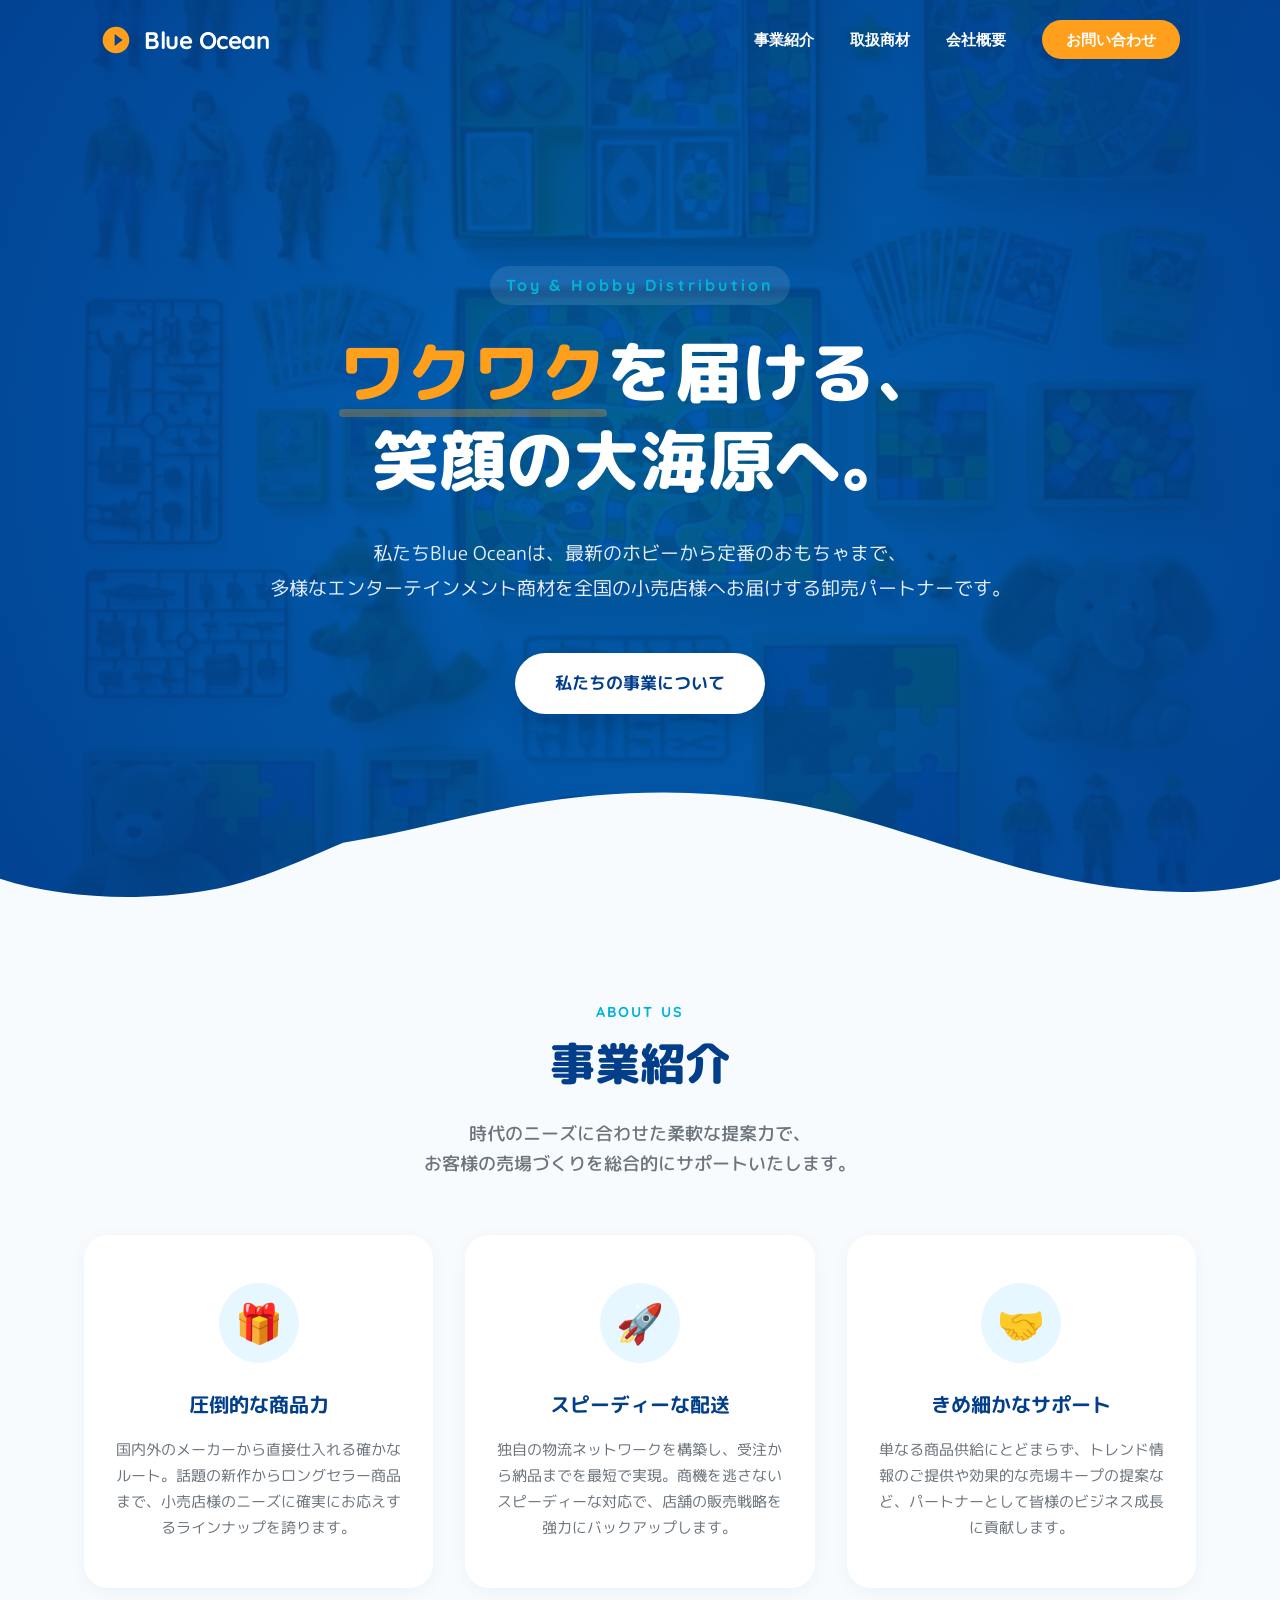
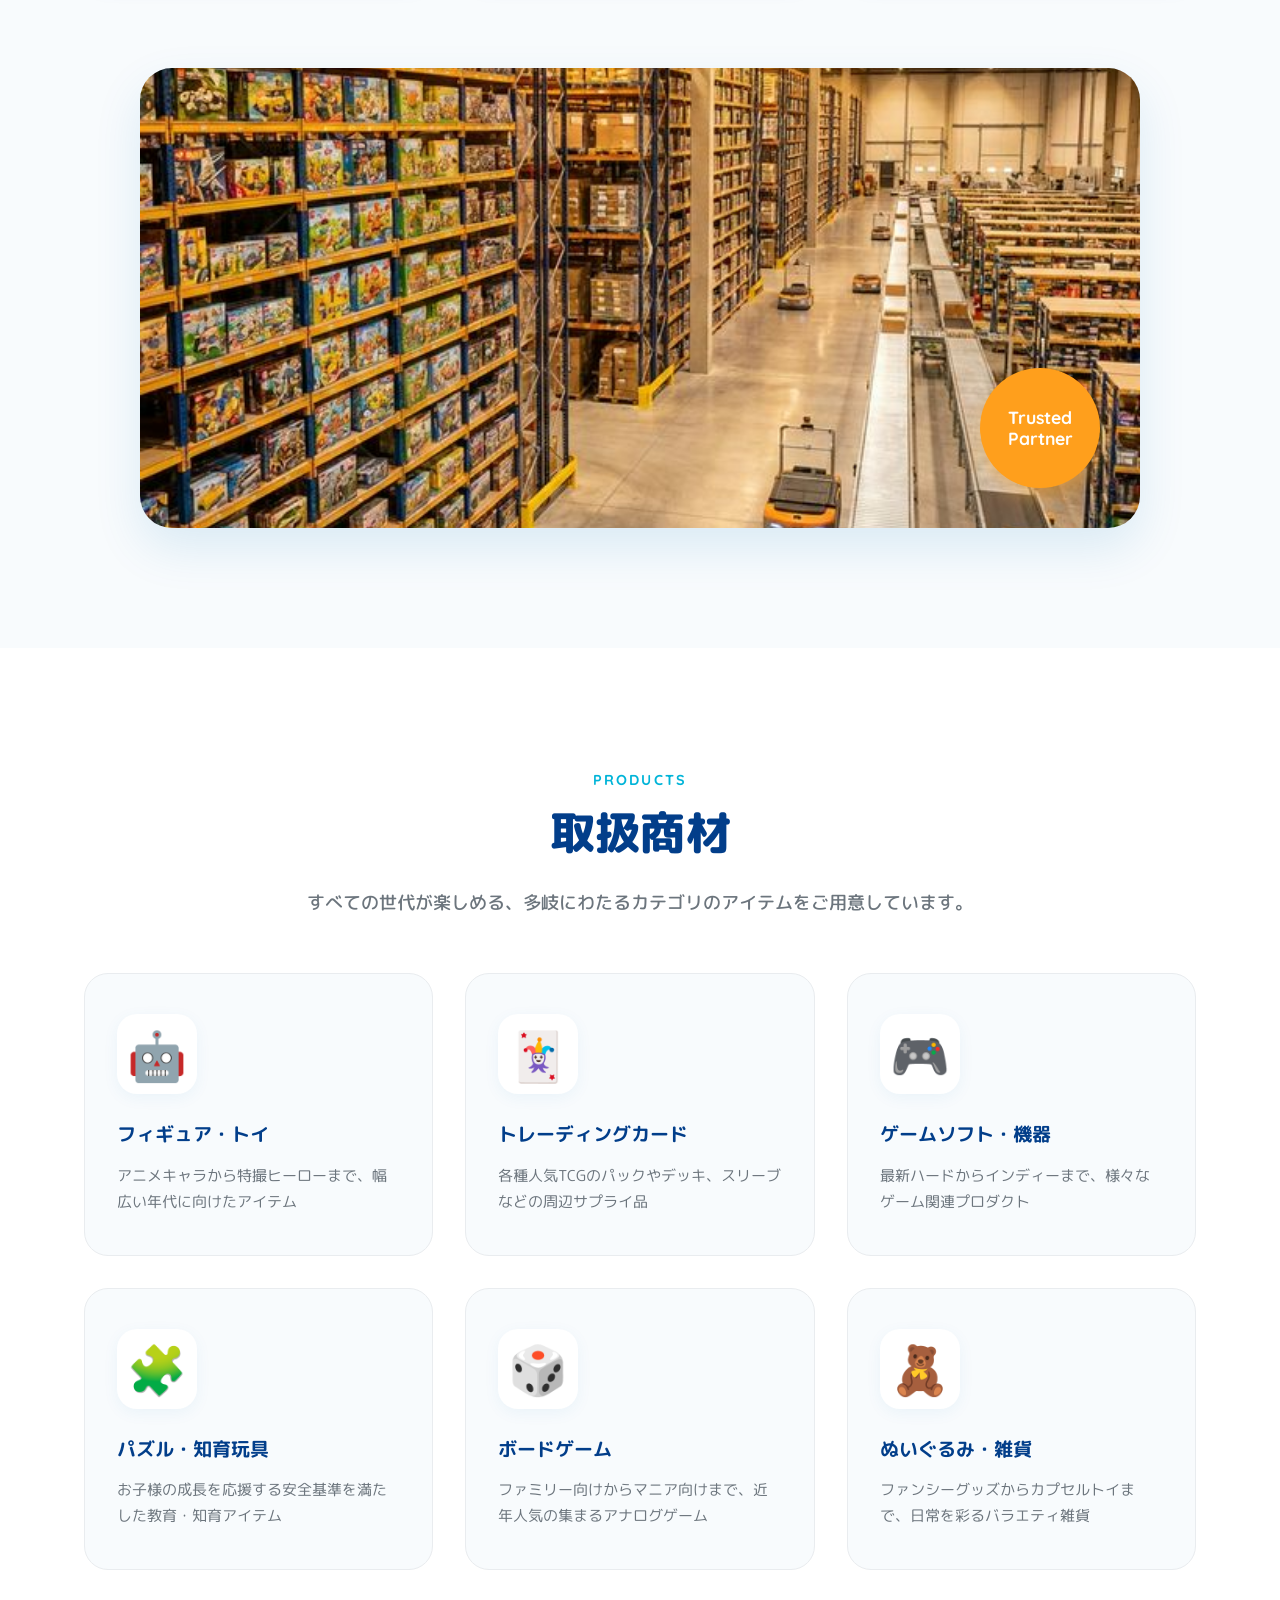
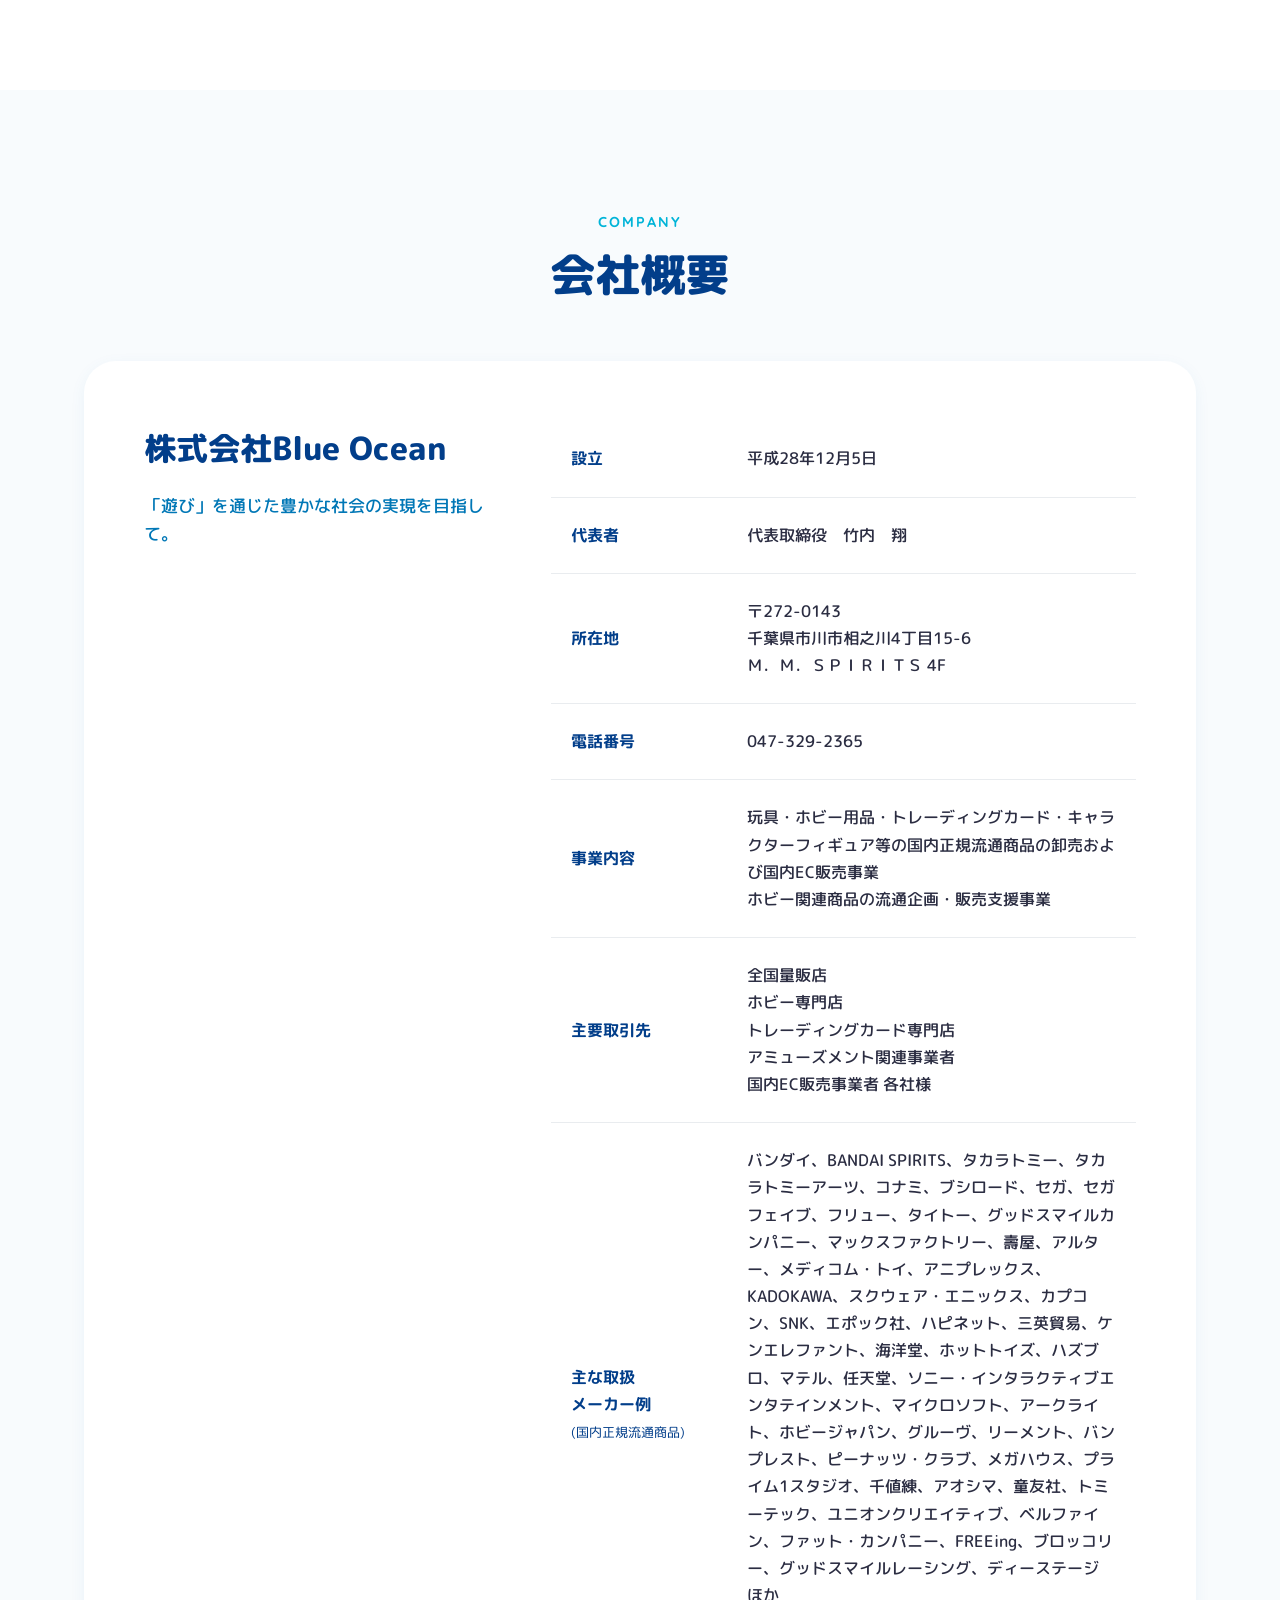
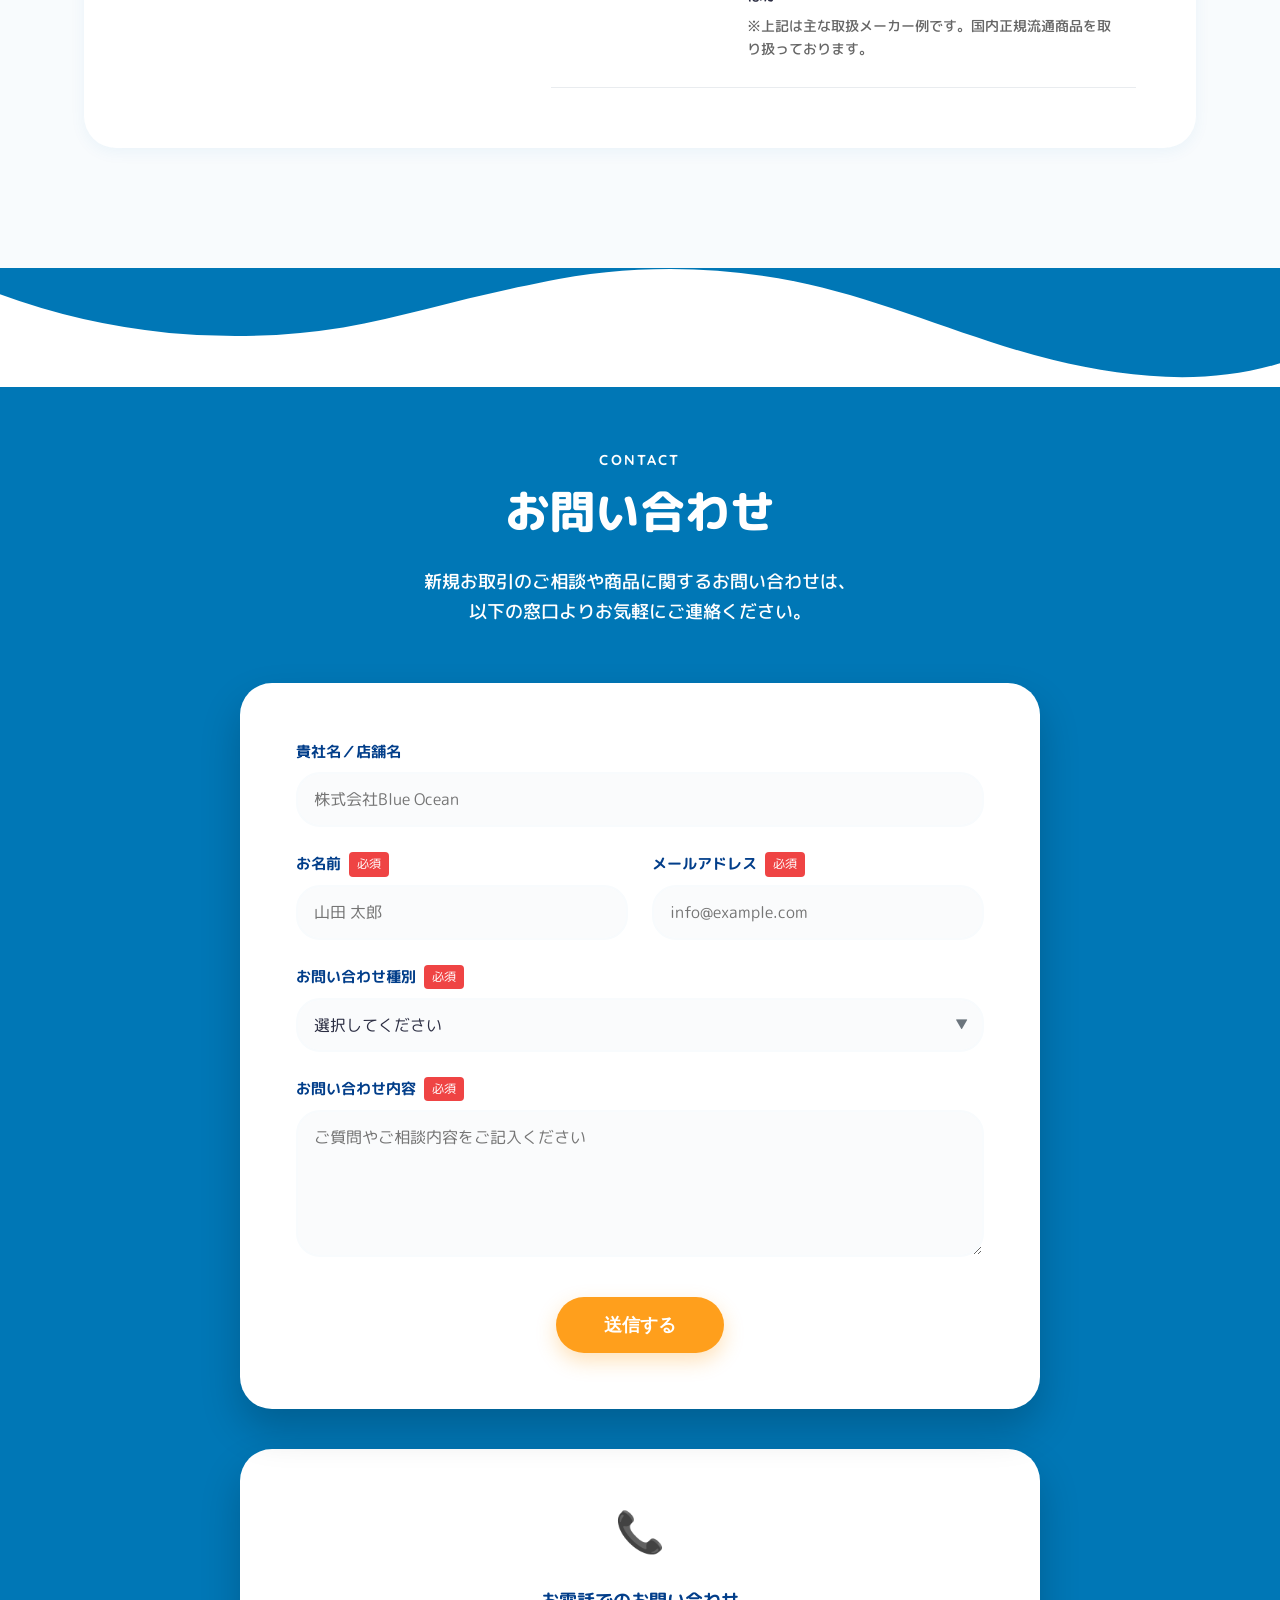
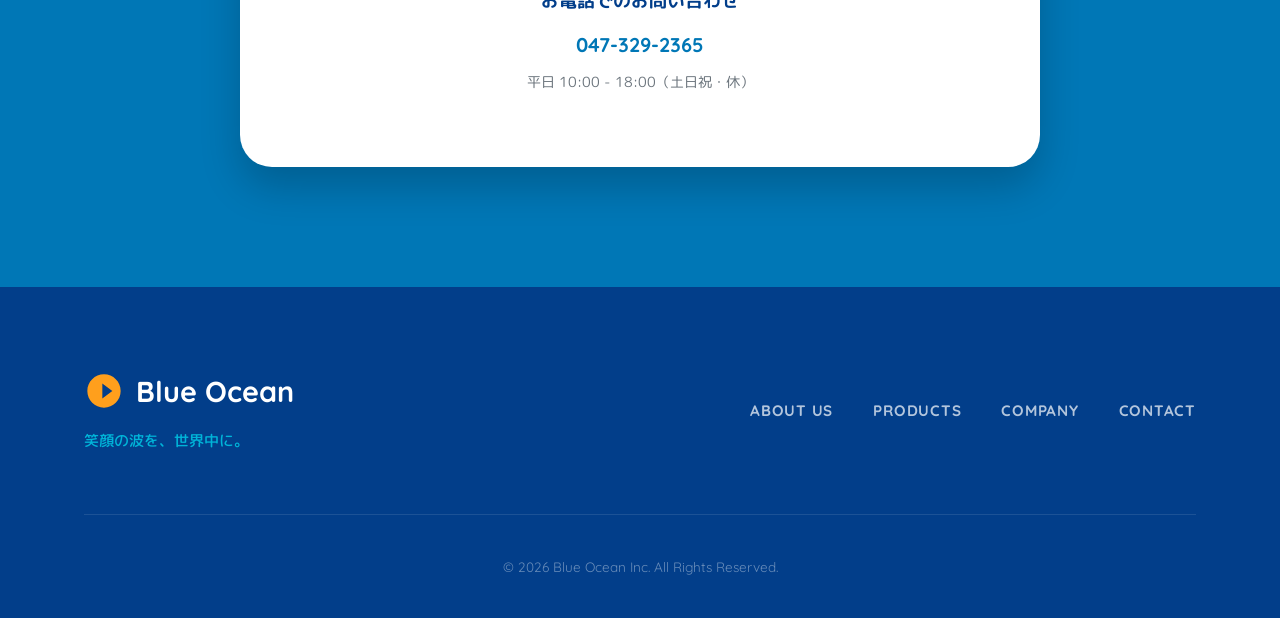
<file: index.html>
<!DOCTYPE html>
<html lang="ja">

<head>
    <meta charset="UTF-8">
    <meta name="viewport" content="width=device-width, initial-scale=1.0">
    <title>株式会社Blue Ocean｜おもちゃ・ホビー・トレーディングカードの卸売事業</title>
    <meta name="description"
        content="株式会社Blue Oceanはおもちゃ、ホビー用品、キャラクターフィギュア、トレーディングカードの国内正規流通商品の卸売およびEC販売事業を展開しています。全国の量販店・専門店様へ多種多様なエンターテインメント商材をお届けします。">
    <!-- OGP Tags -->
    <meta property="og:title" content="株式会社Blue Ocean｜おもちゃ・ホビー商材の卸売">
    <meta property="og:description" content="おもちゃ・ホビー・トレーディングカードの国内正規流通商品の卸売およびEC販売事業を展開。全国のお客様へ多様なエンタメ商材をお届けします。">
    <meta property="og:type" content="website">
    <meta property="og:url" content="https://www.blueocean-toy.co.jp/">
    <meta property="og:image" content="https://www.blueocean-toy.co.jp/images/ogp-image.jpg">
    <meta property="og:site_name" content="株式会社Blue Ocean">
    <!-- Twitter Card -->
    <meta name="twitter:card" content="summary_large_image">
    <!-- Favicon -->
    <link rel="icon" href="favicon.ico?v=2">
    <link rel="apple-touch-icon" href="apple-touch-icon.png?v=2">
    <link rel="preconnect" href="https://fonts.googleapis.com">
    <link rel="preconnect" href="https://fonts.gstatic.com" crossorigin>
    <link
        href="https://fonts.googleapis.com/css2?family=M+PLUS+Rounded+1c:wght@400;500;700;800&family=Quicksand:wght@500;600;700&display=swap"
        rel="stylesheet">
    <link rel="stylesheet" href="style.css">
</head>

<body>

    <!-- ========== HEADER ========== -->
    <header class="header" id="header">
        <div class="header__inner">
            <a href="#" class="header__logo">
                <div class="header__logo-icon">
                    <svg viewBox="0 0 24 24" fill="currentColor" xmlns="http://www.w3.org/2000/svg">
                        <path
                            d="M12 2C6.48 2 2 6.48 2 12c0 5.52 4.48 10 10 10s10-4.48 10-10C22 6.48 17.52 2 12 2zm-1 14.5v-9l6 4.5-6 4.5z" />
                    </svg>
                </div>
                <span class="header__logo-text">Blue Ocean</span>
            </a>
            <nav class="header__nav" id="globalNav">
                <ul class="header__nav-list">
                    <li><a href="#about" class="header__nav-link">事業紹介</a></li>
                    <li><a href="#products" class="header__nav-link">取扱商材</a></li>
                    <li><a href="#company" class="header__nav-link">会社概要</a></li>
                    <li><a href="#contact" class="header__nav-link header__nav-link--cta">お問い合わせ</a></li>
                </ul>
            </nav>
            <button class="header__hamburger" id="hamburgerBtn" aria-label="メニューを開く">
                <span></span><span></span><span></span>
            </button>
        </div>
    </header>

    <!-- ========== HERO ========== -->
    <section class="hero" id="hero">
        <div class="hero__bg-wrap">
            <img src="images/hero.png" alt="おもちゃやホビー商品が並ぶ、ワクワクを届けるBlue Oceanの事業イメージ" class="hero__bg" loading="eager">
            <div class="hero__overlay"></div>
        </div>

        <div class="hero__content">
            <p class="hero__sub">Toy &amp; Hobby Distribution</p>
            <h1 class="hero__title">
                <span class="text-highlight">ワクワク</span>を届ける、<br class="sp-hide">
                笑顔の大海原へ。
            </h1>
            <p class="hero__desc">
                私たちBlue Oceanは、最新のホビーから定番のおもちゃまで、<br class="sp-hide">
                多様なエンターテインメント商材を全国の小売店様へお届けする卸売パートナーです。
            </p>
            <a href="#about" class="hero__btn">私たちの事業について</a>
        </div>

        <!-- Wave divider at bottom of hero -->
        <div class="hero__wave">
            <svg data-name="Layer 1" xmlns="http://www.w3.org/2000/svg" viewBox="0 0 1200 120"
                preserveAspectRatio="none">
                <path
                    d="M321.39,56.44c58-10.79,114.16-30.13,172-41.86,82.39-16.72,168.19-17.73,250.45-.39C823.78,31,906.67,72,985.66,92.83c70.05,18.48,146.53,26.09,214.34,3V120H0V95.8C59.71,118.06,130.83,120.34,192.51,108.8,236.4,100.58,280.93,76.65,321.39,56.44Z"
                    fill="#f8fbfd"></path>
            </svg>
        </div>
    </section>

    <!-- ========== ABOUT ========== -->
    <section class="about" id="about">
        <div class="container">
            <div class="section-header fade-in">
                <p class="section-label">ABOUT US</p>
                <h2 class="section-title">事業紹介</h2>
                <p class="section-lead">
                    時代のニーズに合わせた柔軟な提案力で、<br>
                    お客様の売場づくりを総合的にサポートいたします。
                </p>
            </div>

            <div class="about__grid">
                <div class="about__card fade-in">
                    <div class="about__card-icon-wrap">
                        <div class="about__card-icon">🎁</div>
                    </div>
                    <h3 class="about__card-title">圧倒的な商品力</h3>
                    <p class="about__card-text">国内外のメーカーから直接仕入れる確かなルート。話題の新作からロングセラー商品まで、小売店様のニーズに確実にお応えするラインナップを誇ります。
                    </p>
                </div>

                <div class="about__card fade-in">
                    <div class="about__card-icon-wrap">
                        <div class="about__card-icon">🚀</div>
                    </div>
                    <h3 class="about__card-title">スピーディーな配送</h3>
                    <p class="about__card-text">独自の物流ネットワークを構築し、受注から納品までを最短で実現。商機を逃さないスピーディーな対応で、店舗の販売戦略を強力にバックアップします。
                    </p>
                </div>

                <div class="about__card fade-in">
                    <div class="about__card-icon-wrap">
                        <div class="about__card-icon">🤝</div>
                    </div>
                    <h3 class="about__card-title">きめ細かなサポート</h3>
                    <p class="about__card-text">単なる商品供給にとどまらず、トレンド情報のご提供や効果的な売場キープの提案など、パートナーとして皆様のビジネス成長に貢献します。</p>
                </div>
            </div>

            <div class="about__visual fade-in">
                <img src="images/about.png" alt="全国の小売店様へスピーディーにエンタメ商材をお届けするBlue Oceanの流通インフラとサポート体制" loading="lazy">
                <div class="about__visual-badge">
                    <span>Trusted<br>Partner</span>
                </div>
            </div>
        </div>
    </section>

    <!-- ========== PRODUCTS ========== -->
    <section class="products" id="products">
        <div class="container">
            <div class="section-header fade-in">
                <p class="section-label">PRODUCTS</p>
                <h2 class="section-title">取扱商材</h2>
                <p class="section-lead">
                    すべての世代が楽しめる、多岐にわたるカテゴリのアイテムをご用意しています。
                </p>
            </div>

            <div class="products__grid">
                <!-- 1 -->
                <div class="products__card fade-in">
                    <div class="products__card-head">
                        <div class="products__card-emoji">🤖</div>
                    </div>
                    <div class="products__card-body">
                        <h3 class="products__card-title">フィギュア・トイ</h3>
                        <p class="products__card-text">アニメキャラから特撮ヒーローまで、幅広い年代に向けたアイテム</p>
                    </div>
                </div>
                <!-- 2 -->
                <div class="products__card fade-in">
                    <div class="products__card-head">
                        <div class="products__card-emoji">🃏</div>
                    </div>
                    <div class="products__card-body">
                        <h3 class="products__card-title">トレーディングカード</h3>
                        <p class="products__card-text">各種人気TCGのパックやデッキ、スリーブなどの周辺サプライ品</p>
                    </div>
                </div>
                <!-- 3 -->
                <div class="products__card fade-in">
                    <div class="products__card-head">
                        <div class="products__card-emoji">🎮</div>
                    </div>
                    <div class="products__card-body">
                        <h3 class="products__card-title">ゲームソフト・機器</h3>
                        <p class="products__card-text">最新ハードからインディーまで、様々なゲーム関連プロダクト</p>
                    </div>
                </div>
                <!-- 4 -->
                <div class="products__card fade-in">
                    <div class="products__card-head">
                        <div class="products__card-emoji">🧩</div>
                    </div>
                    <div class="products__card-body">
                        <h3 class="products__card-title">パズル・知育玩具</h3>
                        <p class="products__card-text">お子様の成長を応援する安全基準を満たした教育・知育アイテム</p>
                    </div>
                </div>
                <!-- 5 -->
                <div class="products__card fade-in">
                    <div class="products__card-head">
                        <div class="products__card-emoji">🎲</div>
                    </div>
                    <div class="products__card-body">
                        <h3 class="products__card-title">ボードゲーム</h3>
                        <p class="products__card-text">ファミリー向けからマニア向けまで、近年人気の集まるアナログゲーム</p>
                    </div>
                </div>
                <!-- 6 -->
                <div class="products__card fade-in">
                    <div class="products__card-head">
                        <div class="products__card-emoji">🧸</div>
                    </div>
                    <div class="products__card-body">
                        <h3 class="products__card-title">ぬいぐるみ・雑貨</h3>
                        <p class="products__card-text">ファンシーグッズからカプセルトイまで、日常を彩るバラエティ雑貨</p>
                    </div>
                </div>
            </div>
        </div>
    </section>

    <!-- ========== COMPANY ========== -->
    <section class="company" id="company">
        <div class="container">
            <div class="section-header fade-in">
                <p class="section-label">COMPANY</p>
                <h2 class="section-title">会社概要</h2>
            </div>

            <div class="company__inner fade-in">
                <div class="company__info">
                    <h3 class="company__name">株式会社Blue Ocean</h3>
                    <p class="company__desc">「遊び」を通じた豊かな社会の実現を目指して。</p>
                </div>
                <div class="company__table-wrap">
                    <table class="company__table">
                        <tbody>
                            <tr>
                                <th>設立</th>
                                <td>平成28年12月5日</td>
                            </tr>
                            <tr>
                                <th>代表者</th>
                                <td>代表取締役　竹内　翔</td>
                            </tr>
                            <tr>
                                <th>所在地</th>
                                <td>〒272-0143<br>千葉県市川市相之川4丁目15-6<br>Ｍ．Ｍ．ＳＰＩＲＩＴＳ 4F</td>
                            </tr>
                            <tr>
                                <th>電話番号</th>
                                <td>047-329-2365</td>
                            </tr>
                            <tr>
                                <th>事業内容</th>
                                <td>
                                    玩具・ホビー用品・トレーディングカード・キャラクターフィギュア等の国内正規流通商品の卸売および国内EC販売事業<br>
                                    ホビー関連商品の流通企画・販売支援事業
                                </td>
                            </tr>
                            <tr>
                                <th>主要取引先</th>
                                <td>
                                    全国量販店<br>
                                    ホビー専門店<br>
                                    トレーディングカード専門店<br>
                                    アミューズメント関連事業者<br>
                                    国内EC販売事業者 各社様
                                </td>
                            </tr>
                            <tr>
                                <th>主な取扱<br>メーカー例<br><span
                                        style="font-size: 0.8em; font-weight: normal;">(国内正規流通商品)</span></th>
                                <td>
                                    バンダイ、BANDAI SPIRITS、タカラトミー、タカラトミーアーツ、コナミ、ブシロード、セガ、セガ
                                    フェイブ、フリュー、タイトー、グッドスマイルカンパニー、マックスファクトリー、壽屋、アルター、メディコム・トイ、アニプレックス、KADOKAWA、スクウェア・エニックス、カプコン、SNK、エポック社、ハピネット、三英貿易、ケンエレファント、海洋堂、ホットトイズ、ハズブロ、マテル、任天堂、ソニー・インタラクティブエンタテインメント、マイクロソフト、アークライト、ホビージャパン、グルーヴ、リーメント、バンプレスト、ピーナッツ・クラブ、メガハウス、プライム1スタジオ、千値練、アオシマ、童友社、トミーテック、ユニオンクリエイティブ、ベルファイン、ファット・カンパニー、FREEing、ブロッコリー、グッドスマイルレーシング、ディーステージ
                                    ほか<br>
                                    <span
                                        style="font-size: 0.85em; color: #666; display: inline-block; margin-top: 5px;">※上記は主な取扱メーカー例です。国内正規流通商品を取り扱っております。</span>
                                </td>
                            </tr>
                        </tbody>
                    </table>
                </div>
            </div>
        </div>
    </section>

    <!-- ========== CONTACT ========== -->
    <section class="contact" id="contact">
        <div class="contact__wave">
            <svg data-name="Layer 1" xmlns="http://www.w3.org/2000/svg" viewBox="0 0 1200 120"
                preserveAspectRatio="none">
                <path
                    d="M985.66,92.83C906.67,72,823.78,31,743.84,14.19c-82.26-17.34-168.06-16.33-250.45,4.39-57.84,11.73-114,31.07-172,41.86A600.21,600.21,0,0,1,0,27.35V120H1200V95.8C1132.19,118.92,1055.71,111.31,985.66,92.83Z"
                    fill="#ffffff"></path>
            </svg>
        </div>

        <div class="container contact__content">
            <div class="section-header fade-in">
                <p class="section-label section-label--white">CONTACT</p>
                <h2 class="section-title section-title--white">お問い合わせ</h2>
                <p class="section-lead section-lead--white">
                    新規お取引のご相談や商品に関するお問い合わせは、<br>
                    以下の窓口よりお気軽にご連絡ください。
                </p>
            </div>

            <div class="contact__grid-phone fade-in">
                <div class="contact__form-wrap fade-in">
                    <form action="contact.php" method="POST" class="contact__form">
                        <div class="contact__form-group">
                            <label for="companyName">貴社名／店舗名</label>
                            <input type="text" id="companyName" name="companyName" placeholder="株式会社Blue Ocean">
                        </div>

                        <div class="contact__form-row">
                            <div class="contact__form-group">
                                <label for="contactName">お名前 <span class="required">必須</span></label>
                                <input type="text" id="contactName" name="contactName" placeholder="山田 太郎" required>
                            </div>
                            <div class="contact__form-group">
                                <label for="contactEmail">メールアドレス <span class="required">必須</span></label>
                                <input type="email" id="contactEmail" name="contactEmail" placeholder="info@example.com"
                                    required>
                            </div>
                        </div>

                        <div class="contact__form-group">
                            <label for="contactType">お問い合わせ種別 <span class="required">必須</span></label>
                            <div class="contact__form-select-wrap">
                                <select id="contactType" name="contactType" required>
                                    <option value="" hidden>選択してください</option>
                                    <option value="新規お取引のご相談">新規お取引のご相談</option>
                                    <option value="商品に関するお問い合わせ">商品に関するお問い合わせ</option>
                                    <option value="その他">その他</option>
                                </select>
                            </div>
                        </div>

                        <div class="contact__form-group">
                            <label for="contactMessage">お問い合わせ内容 <span class="required">必須</span></label>
                            <textarea id="contactMessage" name="contactMessage" rows="5" placeholder="ご質問やご相談内容をご記入ください"
                                required></textarea>
                        </div>

                        <div class="contact__form-submit">
                            <button type="submit" class="contact__submit-btn">送信する</button>
                        </div>
                    </form>
                </div>
                <div class="contact__card">
                    <div class="contact__card-icon">📞</div>
                    <h3 class="contact__card-title">お電話でのお問い合わせ</h3>
                    <p class="contact__card-text">047-329-2365</p>
                    <p class="contact__card-note">平日 10:00 - 18:00（土日祝・休）</p>
                </div>
            </div>
        </div>
    </section>

    <!-- ========== FOOTER ========== -->
    <footer class="footer">
        <div class="container">
            <div class="footer__inner">
                <div class="footer__brand">
                    <a href="#" class="footer__logo">
                        <svg viewBox="0 0 24 24" fill="currentColor" xmlns="http://www.w3.org/2000/svg">
                            <path
                                d="M12 2C6.48 2 2 6.48 2 12c0 5.52 4.48 10 10 10s10-4.48 10-10C22 6.48 17.52 2 12 2zm-1 14.5v-9l6 4.5-6 4.5z" />
                        </svg>
                        <span class="footer__logo-text">Blue Ocean</span>
                    </a>
                    <p class="footer__desc">笑顔の波を、世界中に。</p>
                </div>

                <ul class="footer__nav">
                    <li><a href="#about">ABOUT US</a></li>
                    <li><a href="#products">PRODUCTS</a></li>
                    <li><a href="#company">COMPANY</a></li>
                    <li><a href="#contact">CONTACT</a></li>
                </ul>
            </div>

            <div class="footer__bottom">
                <p class="footer__copy">&copy; 2026 Blue Ocean Inc. All Rights Reserved.</p>
            </div>
        </div>
    </footer>

    <!-- ========== SCRIPTS ========== -->
    <script>
        // --- Sticky & Transparent Header ---
        const header = document.getElementById('header');

        window.addEventListener('scroll', () => {
            if (window.scrollY > 80) {
                header.classList.add('is-scrolled');
            } else {
                header.classList.remove('is-scrolled');
            }
        });

        // --- Hamburger Menu ---
        const hamburgerBtn = document.getElementById('hamburgerBtn');
        const globalNav = document.getElementById('globalNav');
        const navLinks = document.querySelectorAll('.header__nav-link');

        hamburgerBtn.addEventListener('click', () => {
            hamburgerBtn.classList.toggle('is-active');
            globalNav.classList.toggle('is-open');
            document.body.classList.toggle('nav-open');
        });

        navLinks.forEach(link => {
            link.addEventListener('click', () => {
                hamburgerBtn.classList.remove('is-active');
                globalNav.classList.remove('is-open');
                document.body.classList.remove('nav-open');
            });
        });

        // --- Smooth Scroll ---
        document.querySelectorAll('a[href^="#"]').forEach(anchor => {
            anchor.addEventListener('click', function (e) {
                e.preventDefault();
                const targetId = this.getAttribute('href');
                if (targetId === '#') return;
                const target = document.querySelector(targetId);
                if (target) {
                    const headerHeight = 80;
                    const targetPosition = target.getBoundingClientRect().top + window.pageYOffset - headerHeight;
                    window.scrollTo({
                        top: targetPosition,
                        behavior: 'smooth'
                    });
                }
            });
        });

        // --- Intersection Observer for Animations ---
        const observerOptions = {
            root: null,
            rootMargin: '0px 0px -50px 0px',
            threshold: 0.15
        };

        const observer = new IntersectionObserver((entries, observer) => {
            entries.forEach(entry => {
                if (entry.isIntersecting) {
                    entry.target.classList.add('is-visible');
                    observer.unobserve(entry.target);
                }
            });
        }, observerOptions);

        document.querySelectorAll('.fade-in').forEach(el => {
            observer.observe(el);
        });
    </script>

</body>

</html>
</file>
<file: style.css>
/* ============================================
   [Theme]: Blue Ocean (Playful & Modern)
   CSS Custom Properties 
   ============================================ */
:root {
    /* Brand Colors */
    --color-primary: #0077b6;
    /* Ocean Blue */
    --color-primary-dark: #023e8a;
    --color-primary-light: #00b4d8;
    --color-primary-bg: #e6f7ff;

    --color-accent: #ff9f1c;
    /* Sunny Orange */
    --color-accent-hover: #f77f00;

    /* UI Colors */
    --color-bg-base: #f8fbfd;
    /* Very light blue-ish white */
    --color-white: #ffffff;
    --color-text-main: #2b2d42;
    --color-text-sub: #6c757d;
    --color-border: #e9ecef;

    /* Layout */
    --max-width: 1160px;
    --header-height: 80px;
    --radius-sm: 12px;
    --radius-md: 24px;
    --radius-lg: 32px;

    /* Typography */
    --font-main: 'M PLUS Rounded 1c', 'Quicksand', 'Hiragino Maru Gothic ProN', sans-serif;
    --font-en: 'Quicksand', sans-serif;

    /* Shadows */
    --shadow-sm: 0 4px 16px rgba(0, 119, 182, 0.06);
    --shadow-md: 0 12px 32px rgba(0, 119, 182, 0.08);
    --shadow-lg: 0 20px 48px rgba(0, 119, 182, 0.12);

    --transition: 0.3s cubic-bezier(0.25, 0.8, 0.25, 1);
}

/* ============================================
   Reset & Base
   ============================================ */
*,
*::before,
*::after {
    margin: 0;
    padding: 0;
    box-sizing: border-box;
}

html {
    font-size: 16px;
    scroll-behavior: smooth;
}

body {
    font-family: var(--font-main);
    color: var(--color-text-main);
    background-color: var(--color-bg-base);
    line-height: 1.7;
    overflow-x: hidden;
}

body.nav-open {
    overflow: hidden;
}

img {
    max-width: 100%;
    height: auto;
    display: block;
}

a {
    text-decoration: none;
    color: inherit;
    transition: all var(--transition);
}

ul {
    list-style: none;
}

.container {
    max-width: var(--max-width);
    margin: 0 auto;
    padding: 0 24px;
}

/* ============================================
   Animations (Fade In)
   ============================================ */
.fade-in {
    opacity: 0;
    transform: translateY(20px);
    transition: opacity 0.8s ease, transform 0.8s ease;
}

.fade-in.is-visible {
    opacity: 1;
    transform: translateY(0);
}

.about__card.fade-in:nth-child(2) {
    transition-delay: 0.1s;
}

.about__card.fade-in:nth-child(3) {
    transition-delay: 0.2s;
}

.products__card.fade-in:nth-child(2) {
    transition-delay: 0.1s;
}

.products__card.fade-in:nth-child(3) {
    transition-delay: 0.15s;
}

.products__card.fade-in:nth-child(4) {
    transition-delay: 0.2s;
}

.products__card.fade-in:nth-child(5) {
    transition-delay: 0.25s;
}

.products__card.fade-in:nth-child(6) {
    transition-delay: 0.3s;
}

/* ============================================
   Typography Patterns
   ============================================ */
.section-header {
    text-align: center;
    margin-bottom: 56px;
}

.section-label {
    font-family: var(--font-en);
    font-size: 0.9rem;
    font-weight: 700;
    letter-spacing: 0.15em;
    color: var(--color-primary-light);
    margin-bottom: 8px;
}

.section-title {
    font-size: clamp(1.8rem, 4vw, 2.8rem);
    font-weight: 800;
    color: var(--color-primary-dark);
    margin-bottom: 24px;
    line-height: 1.4;
}

.section-lead {
    font-size: clamp(0.95rem, 2vw, 1.1rem);
    color: var(--color-text-sub);
    font-weight: 500;
}

.section-label--white,
.section-title--white,
.section-lead--white {
    color: var(--color-white);
}

.text-highlight {
    display: inline-block;
    color: var(--color-accent);
    position: relative;
}

.text-highlight::after {
    content: '';
    position: absolute;
    bottom: 0px;
    left: 0;
    width: 100%;
    height: 8px;
    background-color: rgba(255, 159, 28, 0.3);
    border-radius: 4px;
    z-index: -1;
}

/* ============================================
   HEADER
   ============================================ */
.header {
    position: fixed;
    top: 0;
    left: 0;
    width: 100%;
    height: var(--header-height);
    z-index: 1000;
    transition: all 0.4s ease;
    /* Initial state: transparent text on hero */
    color: var(--color-white);
}

.header__inner {
    max-width: var(--max-width);
    margin: 0 auto;
    padding: 0 40px;
    height: 100%;
    display: flex;
    align-items: center;
    justify-content: space-between;
}

/* Scrolled state: White background, blue text */
.header.is-scrolled {
    background: rgba(255, 255, 255, 0.95);
    backdrop-filter: blur(10px);
    box-shadow: var(--shadow-sm);
    color: var(--color-primary-dark);
}

.header__logo {
    display: flex;
    align-items: center;
    gap: 12px;
    z-index: 1001;
}

.header__logo-icon {
    width: 32px;
    height: 32px;
    color: var(--color-accent);
}

.header__logo-text {
    font-family: var(--font-en);
    font-size: 1.5rem;
    font-weight: 800;
    letter-spacing: -0.02em;
}

.header__nav-list {
    display: flex;
    align-items: center;
    gap: 36px;
}

.header__nav-link {
    font-family: var(--font-en);
    font-size: 0.95rem;
    font-weight: 600;
    position: relative;
}

.header__nav-link::after {
    content: '';
    position: absolute;
    bottom: -4px;
    left: 50%;
    transform: translateX(-50%);
    width: 0;
    height: 2px;
    background-color: var(--color-accent);
    transition: width var(--transition);
    border-radius: 2px;
}

.header__nav-link:hover::after {
    width: 100%;
}

.header__nav-link--cta {
    background-color: var(--color-accent);
    color: var(--color-white) !important;
    padding: 10px 24px;
    border-radius: 100px;
    transition: background-color var(--transition), transform var(--transition);
}

.header__nav-link--cta::after {
    display: none;
}

.header__nav-link--cta:hover {
    background-color: var(--color-accent-hover);
    transform: translateY(-2px);
    box-shadow: 0 4px 12px rgba(255, 159, 28, 0.3);
}

/* Hamburger */
.header__hamburger {
    display: none;
    flex-direction: column;
    justify-content: space-between;
    width: 30px;
    height: 20px;
    background: transparent;
    border: none;
    cursor: pointer;
    z-index: 1001;
}

.header__hamburger span {
    display: block;
    width: 100%;
    height: 3px;
    background-color: currentColor;
    border-radius: 3px;
    transition: all 0.3s ease;
}

.header__hamburger.is-active span:nth-child(1) {
    transform: translateY(8.5px) rotate(45deg);
}

.header__hamburger.is-active span:nth-child(2) {
    opacity: 0;
}

.header__hamburger.is-active span:nth-child(3) {
    transform: translateY(-8.5px) rotate(-45deg);
}

/* ============================================
   HERO
   ============================================ */
.hero {
    position: relative;
    min-height: 100vh;
    display: flex;
    align-items: center;
    justify-content: center;
    overflow: hidden;
    padding-top: var(--header-height);
}

.hero__bg-wrap {
    position: absolute;
    top: 0;
    left: 0;
    width: 100%;
    height: 100%;
    z-index: -1;
    background-color: var(--color-primary-dark);
}

.hero__bg {
    width: 100%;
    height: 100%;
    object-fit: cover;
    opacity: 0.4;
    mix-blend-mode: overlay;
}

.hero__overlay {
    position: absolute;
    inset: 0;
    background: radial-gradient(circle at center, rgba(0, 119, 182, 0.4) 0%, rgba(2, 62, 138, 0.8) 100%);
}

.hero__content {
    text-align: center;
    color: var(--color-white);
    padding: 0 24px;
    max-width: 800px;
    position: relative;
    z-index: 1;
    animation: floatUp 1s ease forwards;
}

@keyframes floatUp {
    0% {
        opacity: 0;
        transform: translateY(30px);
    }

    100% {
        opacity: 1;
        transform: translateY(0);
    }
}

.hero__sub {
    font-family: var(--font-en);
    font-weight: 700;
    letter-spacing: 0.2em;
    font-size: clamp(0.8rem, 2vw, 1rem);
    margin-bottom: 24px;
    color: var(--color-primary-light);
    background: rgba(255, 255, 255, 0.1);
    display: inline-block;
    padding: 6px 16px;
    border-radius: 100px;
    backdrop-filter: blur(4px);
}

.hero__title {
    font-size: clamp(2.4rem, 6vw, 4.2rem);
    font-weight: 800;
    line-height: 1.3;
    margin-bottom: 32px;
}

.hero__desc {
    font-size: clamp(1rem, 2vw, 1.2rem);
    line-height: 1.8;
    margin-bottom: 48px;
    opacity: 0.9;
}

.hero__btn {
    display: inline-block;
    background-color: var(--color-white);
    color: var(--color-primary-dark);
    font-weight: 700;
    padding: 16px 40px;
    border-radius: 100px;
    font-size: 1.05rem;
    box-shadow: 0 10px 30px rgba(0, 0, 0, 0.15);
    transition: all var(--transition);
}

.hero__btn:hover {
    background-color: var(--color-accent);
    color: var(--color-white);
    transform: translateY(-4px);
    box-shadow: 0 15px 40px rgba(255, 159, 28, 0.4);
}

/* Wave Divider */
.hero__wave {
    position: absolute;
    bottom: -1px;
    /* prevent 1px gap */
    left: 0;
    width: 100%;
    overflow: hidden;
    line-height: 0;
}

.hero__wave svg {
    display: block;
    width: calc(100% + 1.3px);
    height: 60px;
}

@media (min-width: 768px) {
    .hero__wave svg {
        height: 110px;
    }
}

/* ============================================
   ABOUT
   ============================================ */
.about {
    padding: 100px 0 120px;
    background-color: var(--color-bg-base);
}

.about__grid {
    display: grid;
    grid-template-columns: repeat(3, 1fr);
    gap: 32px;
    margin-bottom: 80px;
}

.about__card {
    background: var(--color-white);
    border-radius: var(--radius-md);
    padding: 48px 32px;
    text-align: center;
    box-shadow: var(--shadow-sm);
    transition: all var(--transition);
    position: relative;
    overflow: hidden;
}

.about__card::before {
    content: '';
    position: absolute;
    top: 0;
    left: 0;
    width: 100%;
    height: 4px;
    background: linear-gradient(90deg, var(--color-primary-light), var(--color-primary));
    transform: scaleX(0);
    transform-origin: left;
    transition: transform 0.4s ease;
}

.about__card:hover {
    transform: translateY(-8px);
    box-shadow: var(--shadow-md);
}

.about__card:hover::before {
    transform: scaleX(1);
}

.about__card-icon-wrap {
    width: 80px;
    height: 80px;
    background-color: var(--color-primary-bg);
    border-radius: 50%;
    display: flex;
    align-items: center;
    justify-content: center;
    margin: 0 auto 24px;
    transition: transform var(--transition);
}

.about__card:hover .about__card-icon-wrap {
    transform: scale(1.1) rotate(5deg);
    background-color: var(--color-primary);
}

.about__card-icon {
    font-size: 2.4rem;
}

.about__card:hover .about__card-icon {
    filter: grayscale(1) brightness(100);
}

.about__card-title {
    font-size: 1.25rem;
    font-weight: 700;
    color: var(--color-primary-dark);
    margin-bottom: 16px;
}

.about__card-text {
    font-size: 0.95rem;
    color: var(--color-text-sub);
}

.about__visual {
    position: relative;
    max-width: 1000px;
    margin: 0 auto;
    border-radius: var(--radius-lg);
    overflow: hidden;
    box-shadow: var(--shadow-lg);
}

.about__visual img {
    width: 100%;
    height: 460px;
    object-fit: cover;
    transition: transform 1s ease;
}

.about__visual:hover img {
    transform: scale(1.03);
}

.about__visual-badge {
    position: absolute;
    bottom: 40px;
    right: 40px;
    width: 120px;
    height: 120px;
    background-color: var(--color-accent);
    color: var(--color-white);
    border-radius: 50%;
    display: flex;
    align-items: center;
    justify-content: center;
    font-family: var(--font-en);
    font-weight: 800;
    font-size: 1.1rem;
    text-align: center;
    line-height: 1.2;
    box-shadow: 0 10px 20px rgba(255, 159, 28, 0.4);
    animation: spinSlow 15s linear infinite;
}

@keyframes spinSlow {
    from {
        transform: rotate(0deg);
    }

    to {
        transform: rotate(360deg);
    }
}

.about__visual-badge span {
    animation: spinSlow 15s linear infinite reverse;
    /* keeps text upright */
}

/* ============================================
   PRODUCTS
   ============================================ */
.products {
    padding: 120px 0;
    background-color: var(--color-white);
}

.products__grid {
    display: grid;
    grid-template-columns: repeat(3, 1fr);
    gap: 32px;
}

.products__card {
    background-color: var(--color-bg-base);
    border-radius: var(--radius-md);
    padding: 40px 32px;
    border: 1px solid var(--color-border);
    transition: all var(--transition);
    display: flex;
    flex-direction: column;
    align-items: flex-start;
}

.products__card:hover {
    background-color: #ffffff;
    border-color: var(--color-primary-light);
    box-shadow: var(--shadow-md);
    transform: translateY(-5px);
}

.products__card-head {
    margin-bottom: 24px;
}

.products__card-emoji {
    font-size: 3rem;
    background: var(--color-white);
    width: 80px;
    height: 80px;
    border-radius: 20px;
    display: flex;
    align-items: center;
    justify-content: center;
    box-shadow: var(--shadow-sm);
    transition: transform 0.3s cubic-bezier(0.34, 1.56, 0.64, 1);
}

.products__card:hover .products__card-emoji {
    transform: scale(1.1) rotate(-10deg);
    background: var(--color-primary-bg);
}

.products__card-body {
    text-align: left;
}

.products__card-title {
    font-size: 1.2rem;
    font-weight: 700;
    color: var(--color-primary-dark);
    margin-bottom: 12px;
}

.products__card-text {
    font-size: 0.95rem;
    color: var(--color-text-sub);
}

/* ============================================
   COMPANY
   ============================================ */
.company {
    padding: 120px 0;
    background-color: var(--color-bg-base);
}

.company__inner {
    display: flex;
    gap: 60px;
    align-items: flex-start;
    background: var(--color-white);
    padding: 60px;
    border-radius: var(--radius-lg);
    box-shadow: var(--shadow-sm);
}

.company__info {
    flex: 0 0 35%;
}

.company__name {
    font-size: 2rem;
    font-weight: 800;
    color: var(--color-primary-dark);
    margin-bottom: 16px;
}

.company__desc {
    font-size: 1.05rem;
    color: var(--color-primary);
    font-weight: 500;
}

.company__table-wrap {
    flex: 1;
}

.company__table {
    width: 100%;
    border-collapse: collapse;
}

.company__table th,
.company__table td {
    padding: 24px 20px;
    border-bottom: 1px solid var(--color-border);
    text-align: left;
}

.company__table th {
    width: 30%;
    font-weight: 700;
    color: var(--color-primary-dark);
}

.company__table td {
    color: var(--color-text-main);
    font-weight: 500;
}

/* ============================================
   CONTACT
   ============================================ */
.contact {
    position: relative;
    background-color: var(--color-primary);
    padding-bottom: 120px;
}

.contact__wave {
    position: relative;
    top: -1px;
    width: 100%;
    overflow: hidden;
    line-height: 0;
}

.contact__wave svg {
    display: block;
    width: calc(100% + 1.3px);
    height: 60px;
}

@media (min-width: 768px) {
    .contact__wave svg {
        height: 120px;
    }
}

.contact__content {
    padding-top: 60px;
}

/* Base layouts for contact section */
.contact__grid-phone {
    display: grid;
    grid-template-columns: 1fr;
    gap: 40px;
    max-width: 800px;
    margin: 0 auto;
}

/* Contact Card (Phone) */
.contact__card {
    background: var(--color-white);
    border-radius: var(--radius-lg);
    padding: 48px;
    text-align: center;
    box-shadow: 0 20px 40px rgba(0, 0, 0, 0.2);
    transition: transform var(--transition);
}

.contact__card:hover {
    transform: translateY(-8px);
}

.contact__card-icon {
    font-size: 2.5rem;
    margin-bottom: 20px;
}

.contact__card-title {
    font-size: 1.15rem;
    font-weight: 700;
    color: var(--color-primary-dark);
    margin-bottom: 12px;
}

.contact__card-text {
    font-size: 1.25rem;
    font-weight: 800;
    color: var(--color-primary);
    margin-bottom: 8px;
    font-family: var(--font-en);
}

.contact__card-note {
    font-size: 0.9rem;
    color: var(--color-text-sub);
    margin-bottom: 24px;
}

/* Contact Form Styling */
.contact__form-wrap {
    background: var(--color-white);
    border-radius: var(--radius-lg);
    padding: 40px;
    box-shadow: 0 20px 40px rgba(0, 0, 0, 0.2);
}

.contact__form {
    display: flex;
    flex-direction: column;
    gap: 24px;
    text-align: left;
}

.contact__form-row {
    display: grid;
    grid-template-columns: 1fr;
    gap: 24px;
}

@media (min-width: 768px) {
    .contact__form-wrap {
        padding: 56px;
    }

    .contact__form-row {
        grid-template-columns: repeat(2, 1fr);
    }
}

.contact__form-group {
    display: flex;
    flex-direction: column;
    gap: 8px;
}

.contact__form-group label {
    font-size: 0.95rem;
    font-weight: 700;
    color: var(--color-primary-dark);
    display: flex;
    align-items: center;
    gap: 8px;
}

.contact__form-group .required {
    font-size: 0.75rem;
    background-color: #ef4444;
    color: white;
    padding: 2px 8px;
    border-radius: 4px;
    font-weight: normal;
}

.contact__form-group input,
.contact__form-group select,
.contact__form-group textarea {
    width: 100%;
    padding: 14px 16px;
    border: 2px solid var(--color-bg-base);
    border-radius: var(--radius-md);
    background-color: #fafbfc;
    font-family: inherit;
    font-size: 1rem;
    color: var(--color-text);
    transition: all var(--transition);
}

.contact__form-group input:focus,
.contact__form-group select:focus,
.contact__form-group textarea:focus {
    outline: none;
    border-color: var(--color-primary);
    background-color: var(--color-white);
    box-shadow: 0 0 0 4px rgba(29, 161, 242, 0.1);
}

.contact__form-select-wrap {
    position: relative;
}

.contact__form-select-wrap::after {
    content: "▼";
    position: absolute;
    right: 16px;
    top: 50%;
    transform: translateY(-50%);
    font-size: 0.8rem;
    color: var(--color-text-sub);
    pointer-events: none;
}

.contact__form-group select {
    appearance: none;
    -webkit-appearance: none;
    -moz-appearance: none;
    cursor: pointer;
}

.contact__form-submit {
    margin-top: 16px;
    text-align: center;
}

.contact__submit-btn {
    display: inline-block;
    background-color: var(--color-accent);
    color: var(--color-white);
    font-weight: 700;
    font-size: 1.1rem;
    padding: 16px 48px;
    border: none;
    border-radius: 100px;
    cursor: pointer;
    box-shadow: 0 8px 20px rgba(255, 159, 28, 0.3);
    transition: all var(--transition);
}

.contact__submit-btn:hover {
    background-color: var(--color-accent-hover);
    transform: translateY(-2px);
    box-shadow: 0 12px 24px rgba(255, 159, 28, 0.4);
}

/* ============================================
   FOOTER
   ============================================ */
.footer {
    background-color: var(--color-primary-dark);
    padding: 80px 0 40px;
    color: var(--color-white);
}

.footer__inner {
    display: flex;
    justify-content: space-between;
    align-items: center;
    padding-bottom: 60px;
    border-bottom: 1px solid rgba(255, 255, 255, 0.1);
    margin-bottom: 40px;
}

.footer__brand {
    display: flex;
    flex-direction: column;
    gap: 12px;
}

.footer__logo {
    display: flex;
    align-items: center;
    gap: 12px;
}

.footer__logo svg {
    width: 40px;
    height: 40px;
    color: var(--color-accent);
}

.footer__logo-text {
    font-family: var(--font-en);
    font-size: 1.8rem;
    font-weight: 800;
}

.footer__desc {
    font-size: 0.95rem;
    color: var(--color-primary-light);
    font-weight: 500;
}

.footer__nav {
    display: flex;
    gap: 40px;
}

.footer__nav a {
    font-family: var(--font-en);
    font-size: 0.95rem;
    font-weight: 700;
    color: rgba(255, 255, 255, 0.7);
    letter-spacing: 0.05em;
}

.footer__nav a:hover {
    color: var(--color-accent);
}

.footer__bottom {
    text-align: center;
}

.footer__copy {
    font-family: var(--font-en);
    font-size: 0.85rem;
    color: rgba(255, 255, 255, 0.4);
}

/* ============================================
   RESPONSIVE
   ============================================ */
@media (max-width: 1024px) {
    .about__grid {
        grid-template-columns: repeat(2, 1fr);
    }

    .products__grid {
        grid-template-columns: repeat(2, 1fr);
    }

    .company__inner {
        flex-direction: column;
        gap: 40px;
        padding: 40px;
    }
}

@media (max-width: 768px) {
    :root {
        --header-height: 70px;
    }

    .header {
        background: rgba(255, 255, 255, 0.95);
        backdrop-filter: blur(10px);
        box-shadow: var(--shadow-sm);
        color: var(--color-primary-dark);
    }

    .header__inner {
        padding: 0 24px;
    }

    .header__logo-text {
        font-size: 1.3rem;
    }

    .header__hamburger {
        display: flex;
    }

    .header__nav {
        position: fixed;
        top: 0;
        left: 0;
        width: 100%;
        height: 100vh;
        background-color: var(--color-primary-dark);
        display: flex;
        align-items: center;
        justify-content: center;
        opacity: 0;
        pointer-events: none;
        transition: all 0.4s ease;
    }

    .header__nav.is-open {
        opacity: 1;
        pointer-events: auto;
    }

    .header__nav-list {
        flex-direction: column;
        gap: 32px;
        text-align: center;
    }

    .header__nav-link {
        color: var(--color-white);
        font-size: 1.4rem;
    }

    .header__nav-link--cta {
        font-size: 1.2rem;
        padding: 16px 40px;
    }

    .sp-hide {
        display: none;
    }

    .hero__title {
        font-size: 2.2rem;
    }

    .about {
        padding: 60px 0 80px;
    }

    .about__grid {
        grid-template-columns: 1fr;
        gap: 24px;
    }

    .about__visual-badge {
        width: 90px;
        height: 90px;
        font-size: 0.9rem;
        bottom: 20px;
        right: 20px;
    }

    .products {
        padding: 80px 0;
    }

    .products__grid {
        grid-template-columns: 1fr;
    }

    .products__card {
        flex-direction: row;
        align-items: center;
        gap: 24px;
        padding: 24px;
    }

    .products__card-head {
        margin-bottom: 0;
    }

    .products__card-emoji {
        width: 64px;
        height: 64px;
        font-size: 2.2rem;
    }

    .company {
        padding: 60px 0;
    }

    .company__inner {
        padding: 32px 24px;
    }

    .company__table th,
    .company__table td {
        display: block;
        width: 100%;
        padding: 16px 0;
    }

    .company__table th {
        padding-bottom: 4px;
        border-bottom: none;
    }

    .contact {
        padding-bottom: 80px;
    }

    .contact__grid-phone {
        gap: 24px;
    }

    .contact__card {
        padding: 40px 24px;
    }

    .footer__inner {
        flex-direction: column;
        text-align: center;
        gap: 40px;
    }

    .footer__logo {
        justify-content: center;
    }

    .footer__nav {
        flex-direction: column;
        gap: 20px;
    }
}
</file>
